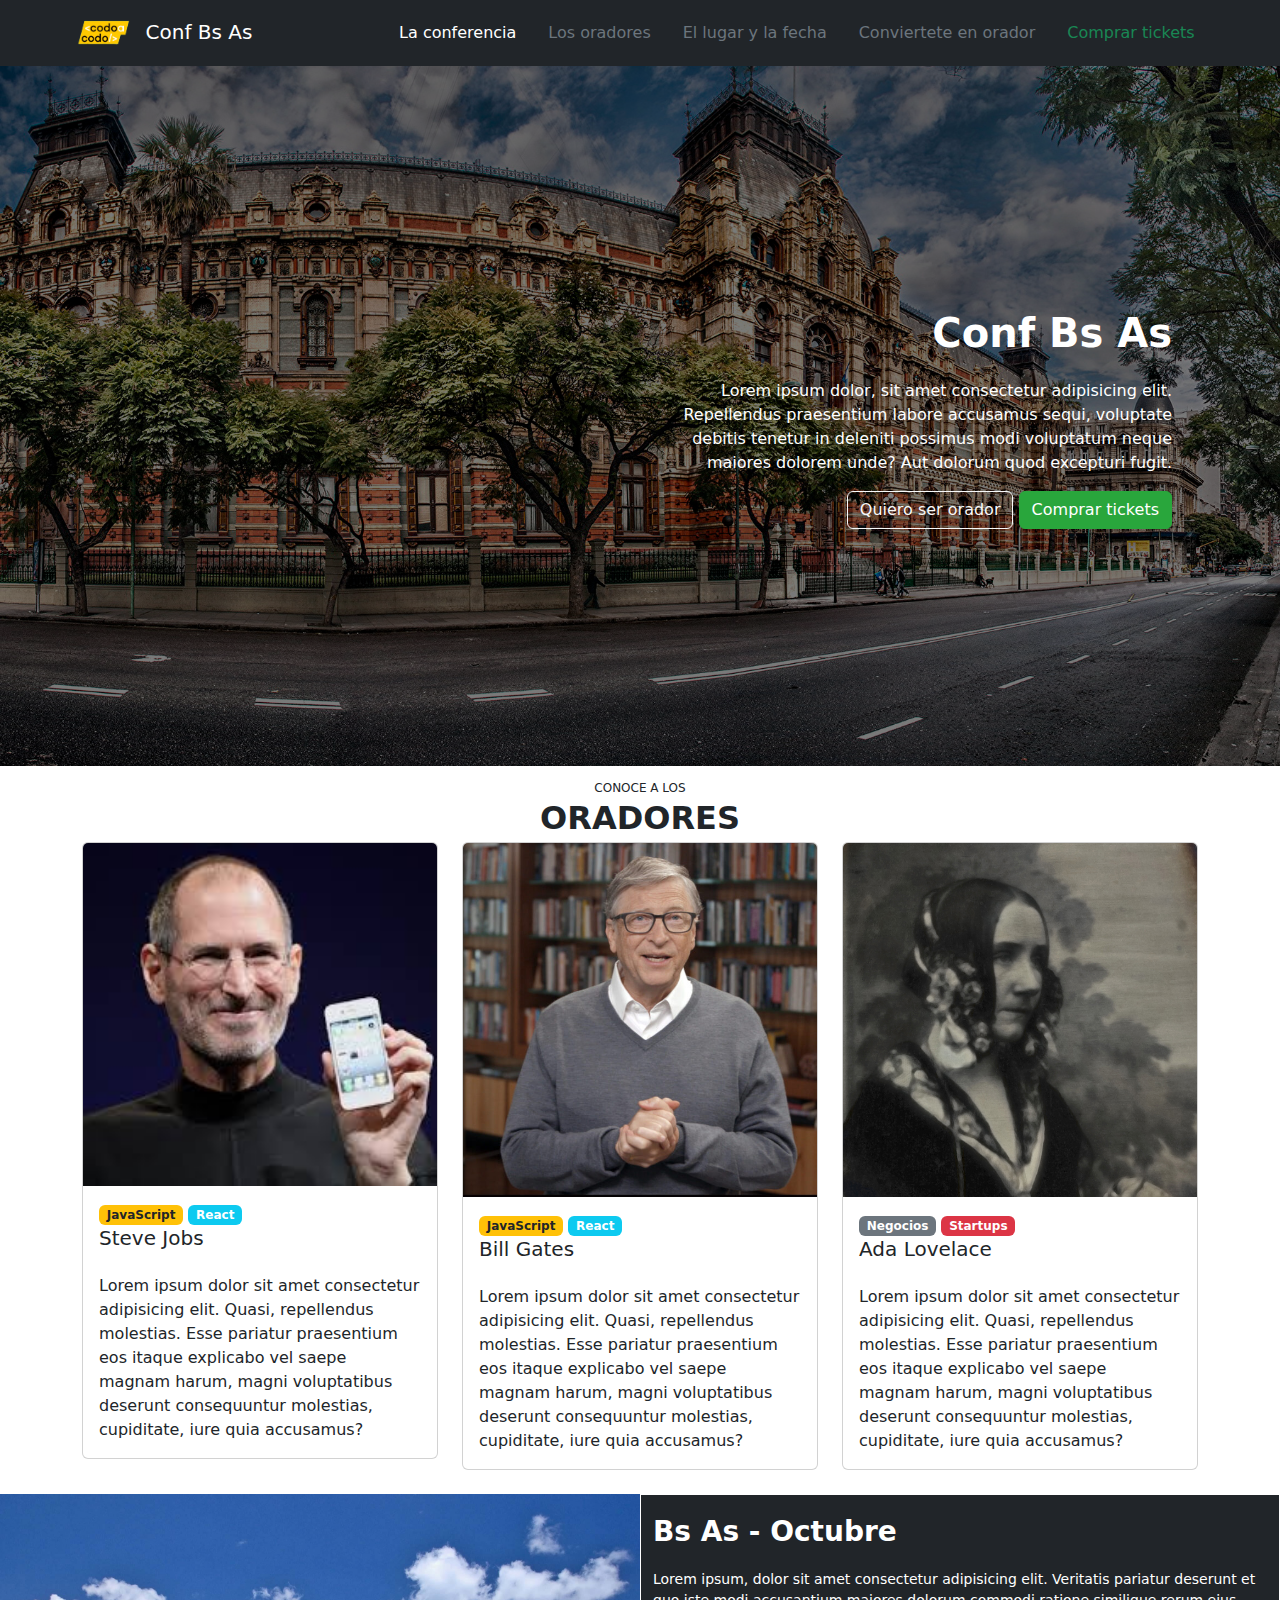
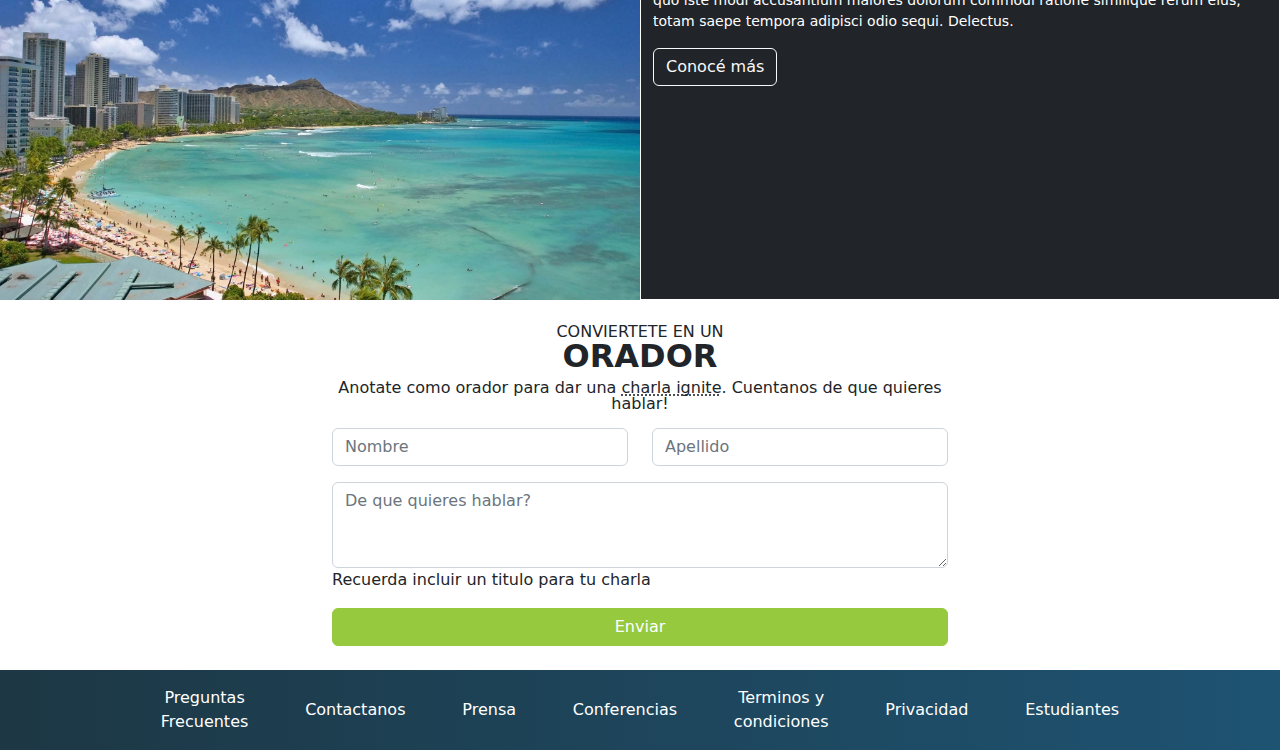
<file: index.html>
<!doctype html>
<html lang="en">

<head>
  <meta charset="utf-8">
  <meta name="viewport" content="width=device-width, initial-scale=1">
  <link href="css/bootstrap.min.css" rel="stylesheet">
  <link href="css/style.css" rel="stylesheet">
  <title>Bootstrap demo</title>

  <style type="text/css"> </style>

</head>

<body>

  <div class="bg-image text-end obj-fit-cover bg obj-fit-cover"
    style="background-image: url('img/ba1.jpg');min-height:700px;">
    <!--NOTA: el obj-fit-cover hace que ocupe el ancho de la pantalla, 
        sino la imagen toma el 100% de su tamaño y se sale para afuera-->
    <!--NOTA 2: poner si o si el alto de la imagen, si no le pongo el alto  
      solamente llega en alto hasta donde llegue el contenido
      -->


    <header>
      <!-- ============================================================================ -->
      <div class="container-fluid p-0">
            <!-- Nota: el p-0 es para sacar el padding y que no quede espacio al principio y final de la navbar -->

        <!-- ============================================================================ -->

        <!-- nav bar // Nota: no poner rows y cols, hacerlo como dice bootstrap-->
        <nav class="navbar navbar-dark bg-dark">
          <!-- Nota: el FLUID del container es para que ocupe el 100% de ancho de pantalla-->
          <div class="container-fluid d-flex justify-content-around">

            <a class="navbar-brand" href="#">
              <img src="img/codoacodo.png" width="" height="40" class="" alt="">
              Conf Bs As
            </a>

            <ul class="nav">
              <li class="nav-item">
                <a class="nav-link active text-white" href="#conf">La conferencia</a>
              </li>
              <li class="nav-item">
                <a class="nav-link text-secondary" href="#ora">Los oradores</a>
              </li>
              <li class="nav-item">
                <a class="nav-link text-secondary" href="#lyf">El lugar y la fecha</a>
              </li>
              <li class="nav-item">
                <a class="nav-link text-secondary" href="#ceo">Conviertete en orador</a>
              </li>
              <li class="nav-item">
                <a class="nav-link text-success" href="tickets.html">Comprar tickets</a>
              </li>
            </ul>

          </div>

        </nav>

        <!--NOTA: p-0 le saca el margen a la imagen-->

        <!-- ============================================================================ -->
        <div class="container-fluid" style="height:700px">
          <div class="row h-100 v-100 mx-5 text-white">
            <!--NOTA: h-100 y v-100 hace que la row tome el alto y ancho del container
                      m- es margin y p- es padding-->
            <div class="col"></div>
            <div class="col align-self-center p-5">
              <!--NOTA: FS- es font size y Fw- es font weight-->
              <p class="fs-1 fw-semibold" id="conf">Conf Bs As</p>
              <p class="fs-6">
                Lorem ipsum dolor, sit amet consectetur adipisicing elit. Repellendus praesentium
                labore accusamus sequi, voluptate debitis tenetur in deleniti possimus modi voluptatum
                neque maiores dolorem unde? Aut dolorum quod excepturi fugit.
              </p>
              <button type="button" class="btn btn-outline-light">Quiero ser orador</button>
              <button type="button" class="btn bg-verde-custom2 text-white">Comprar tickets</button>
            </div>
          </div>
        </div>
      </div>



  </div>

  </div>

  </header>

  <!-- ============================================================================ -->

  <div class="container mt-3">
    <!-- 3 fotos-->

    <div class="text-center" id="ora">
      <!--NOTA: FS- es font size y Fw- es font weight-->
      <p class="fs-8 fw-light lh-1 mb-2">CONOCE A LOS</p>
      <p class="fs-2 fw-semibold lh-1 mb-2">ORADORES</p>
    </div>

    <div class="row">

      <div class="col">
        <div class="card">
          <img class="card-img-top" src="img/steve.jpg" alt="Card image cap">
          <div class="card-body pt-3 pb-3">
            <span class="badge text-bg-warning text text-dark">JavaScript</span>
            <span class="badge text-bg-info text text-white">React</span>
            <h5 class="card-title pb-3">Steve Jobs</h5>
            <p class="card-text">Lorem ipsum dolor sit amet consectetur adipisicing elit. Quasi, repellendus molestias.
              Esse pariatur praesentium eos itaque explicabo vel saepe magnam harum, magni voluptatibus deserunt
              consequuntur molestias, cupiditate, iure quia accusamus?</p>
          </div>
        </div>
      </div>

      <div class="col">
        <div class="card">
          <img class="card-img-top" src="img/bill.jpg" alt="Card image cap">
          <div class="card-body pt-3 pb-3">
            <!--NOTA: badge son las etiquetas de colores, pueden ser cuadradas o pildoras-->
            <span class="badge text-bg-warning text-dark">JavaScript</span>
            <span class="badge text-bg-info text-white">React</span>
            <h5 class="card-title pb-3">Bill Gates</h5>
            <p class="card-text">Lorem ipsum dolor sit amet consectetur adipisicing elit. Quasi, repellendus molestias.
              Esse pariatur praesentium eos itaque explicabo vel saepe magnam harum, magni voluptatibus deserunt
              consequuntur molestias, cupiditate, iure quia accusamus?</p>
          </div>
        </div>
      </div>

      <div class="col">
        <div class="card">
          <img class="card-img-top" class="img-fluid" src="img/ada.jpeg" alt="Card image cap">
          <div class="card-body pt-3 pb-3">
            <span class="badge text-bg-secondary">Negocios</span>
            <span class="badge text-bg-danger">Startups</span>
            <h5 class="card-title pb-3">Ada Lovelace</h5>
            <p class="card-text">Lorem ipsum dolor sit amet consectetur adipisicing elit. Quasi, repellendus molestias.
              Esse pariatur praesentium eos itaque explicabo vel saepe magnam harum, magni voluptatibus deserunt
              consequuntur molestias, cupiditate, iure quia accusamus?</p>
          </div>
        </div>
      </div>
    </div>
  </div>

  <!-- ============================================================================ -->

  <div class="container-fluid mt-4">
    <!-- 2 fotos-->
    <div class="row" id="lyf">
      <div class="col-6 p-0 m-0 g-0">
        <img class="card-img-top img-fluid" src="img/honolulu.jpg" alt="">
      </div>
      <div class="col-6 bg-dark text-white pt-3 pb-3 border border-end border-white">
        <p class="fs-3 fw-semibold fw-normal">Bs As - Octubre </p>
        <p class="fs-7 fw-normal">Lorem ipsum, dolor sit amet consectetur adipisicing elit. Veritatis pariatur deserunt
          et quo iste modi
          accusantium maiores dolorum commodi ratione similique rerum eius, totam saepe tempora adipisci odio sequi.
          Delectus.</p>
        <button type="button" class="btn btn-outline-light">Conocé más</button>

      </div>
    </div>

  </div>

  <!-- ============================================================================ -->

  <div class="container col-6 mt-4 mb-4">
    <!--formulario -->
    <div class="text-center">
      <p class="fs-6 fw-light lh-1 m-0" id="ceo">CONVIERTETE EN UN</p>
      <!--NOTA: el lh es el interlineado-->
      <p class="fs-2 fw-semibold lh-1 mb-2">ORADOR</p>
      <p class="fs-6 fw-light lh-1 m-0">Anotate como orador para dar una <span><abbr title="attribute">charla
            ignite</abbr></span>. Cuentanos de que quieres hablar!
      </p>

    </div>

    <div class="row">
      <div class="col">
        <input class="form-control mt-3" type="text" placeholder="Nombre" aria-label="default input example">
      </div>
      <div class="col">
        <input class="form-control mt-3" type="text" placeholder="Apellido" aria-label="default input example">
      </div>
    </div>
    <div class="row">
      <div class="col">
        <textarea class="form-control mt-3" placeholder="De que quieres hablar?" id="exampleFormControlTextarea1"
          rows="3"></textarea>
        <p class="fs-6 fw-light">Recuerda incluir un titulo para tu charla</p>
      </div>
    </div>

    <div class="d-grid gap-2">
      <button class="btn btn-primary bg-verde-custom" type="button">Enviar</button>
    </div>


  </div>

  <!-- ============================================================================ -->

  <footer>

    <div class="foot container-fluid bg-degrade-custom">
      <!-- nav bar // Nota: no poner rows y cols, 
        hacer la nav bar como dice el manual de bootstrap-->
      <nav class="navbar navbar-dark">
        <!-- Nota: FLUID es para que ocupe el 100% de ancho de pantalla-->
        <div class="container-fluid mx-5">
          <ul class="nav text-center align-items-center justify-content-center d-flex justify-content-evenly px-5"
            style="width:100%;">
            <!-- NOTA: text-center alinea el texto al centro horizontal,
            en cambio align-items center lo alinea en vertical
            justify-content-center hace que todo el contenido de ul se centre horizontal uno al lado del otro
            d-flex justify-content-evenly hace que se separen en espacios iguales sin llegar al borde
            px es padding a derecha e izq
          -->
            <li class="nav-item">
              <a class="nav-link active text-white text-center" href="#">Preguntas
                <br>Frecuentes</a>
            </li>
            <li class="nav-item">
              <a class="nav-link text-white" href="#">Contactanos</a>
            </li>
            <li class="nav-item">
              <a class="nav-link text-white" href="#">Prensa</a>
            </li>
            <li class="nav-item">
              <a class="nav-link text-white" href="#">Conferencias</a>
            </li>
            <li class="nav-item">
              <a class="nav-link text-white" href="#">Terminos y <br>condiciones</a>
            </li>
            <li class="nav-item">
              <a class="nav-link text-white" href="#">Privacidad</a>
            </li>
            <li class="nav-item">
              <a class="nav-link text-white" href="#">Estudiantes</a>
            </li>
          </ul>

        </div>

      </nav>

    </div>


  </footer>
  <!-- ============================================================================ -->




<script src="https://cdn.jsdelivr.net/npm/@popperjs/core@2.11.6/dist/umd/popper.min.js"
  integrity="sha384-oBqDVmMz9ATKxIep9tiCxS/Z9fNfEXiDAYTujMAeBAsjFuCZSmKbSSUnQlmh/jp3" crossorigin="anonymous"></script>
<script src="https://cdn.jsdelivr.net/npm/bootstrap@5.2.1/dist/js/bootstrap.min.js"
  integrity="sha384-7VPbUDkoPSGFnVtYi0QogXtr74QeVeeIs99Qfg5YCF+TidwNdjvaKZX19NZ/e6oz" crossorigin="anonymous"></script>
  <script src="js/miscript.js"></script> 
</body>
</html>
</file>
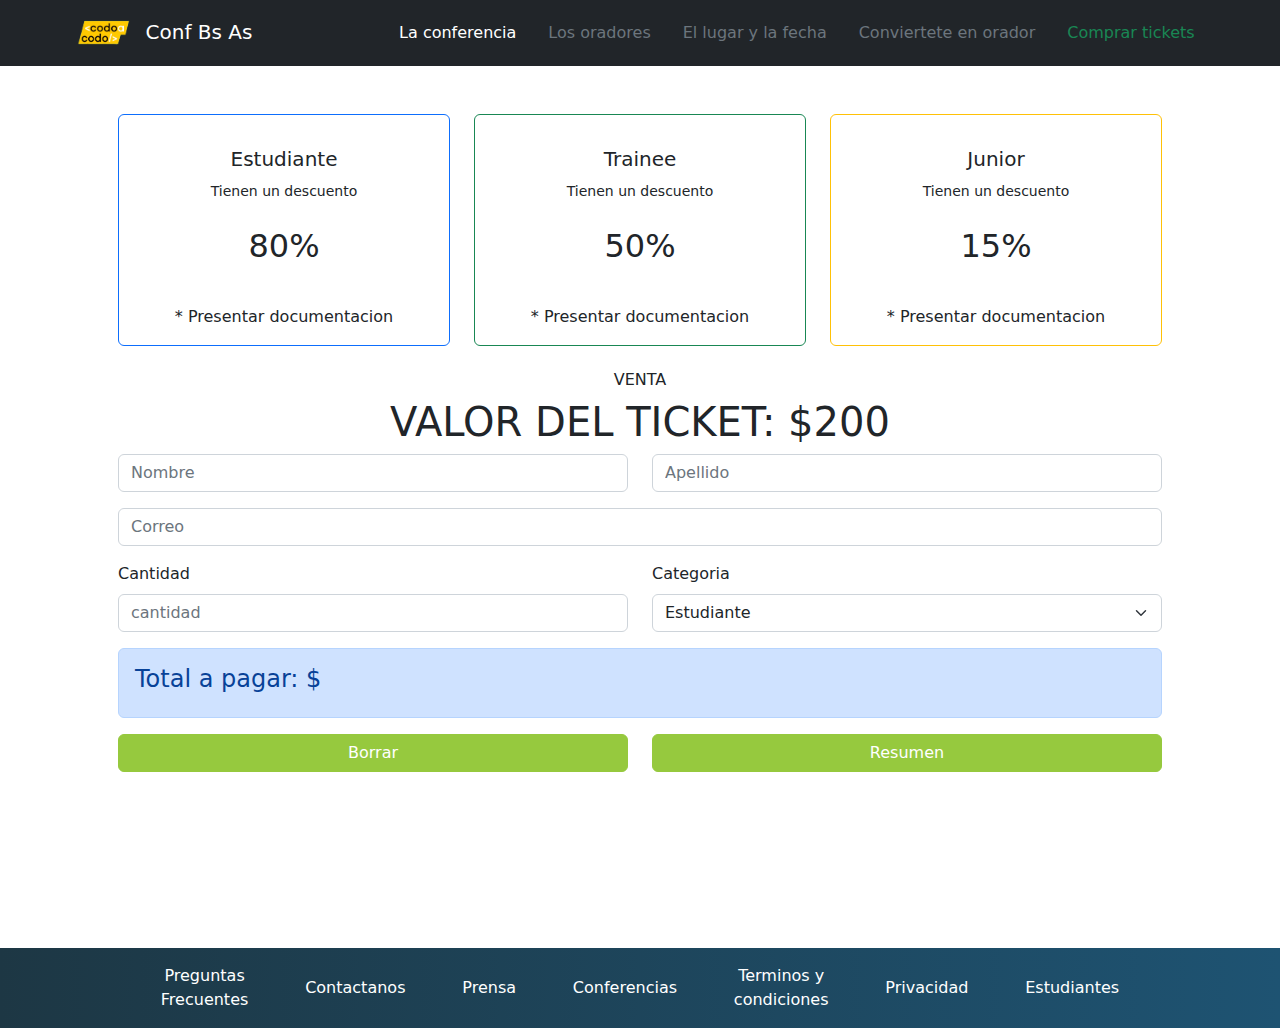
<file: tickets.html>
<!doctype html>
<html lang="en">

<head>
    <meta charset="utf-8">
    <meta name="viewport" content="width=device-width, initial-scale=1">
    <link href="css/bootstrap.min.css" rel="stylesheet">
    <link href="css/style.css" rel="stylesheet">
    <title>Bootstrap demo</title>

    <style type="text/css"> </style>
    
</head>

<body>

    <header>
        <!-- ============================================================================ -->
        <div class="container-fluid p-0">
            <!-- Nota: el p-0 es para sacar el padding y que no quede espacio al principio y final de la navbar -->

            <!-- ============================================================================ -->

            <!-- nav bar // Nota: no poner rows y cols, hacerlo como dice bootstrap-->
            <nav class="navbar navbar-dark bg-dark">
                <!-- Nota: el FLUID del container es para que ocupe el 100% de ancho de pantalla-->
                <div class="container-fluid d-flex justify-content-around">
                    <a class="navbar-brand" href="#">
                        <img src="img/codoacodo.png" width="" height="40" class="" alt="">
                        Conf Bs As
                    </a>

                    <ul class="nav">
                        <li class="nav-item">
                          <a class="nav-link active text-white" href="index.html#conf">La conferencia</a>
                        </li>
                        <li class="nav-item">
                          <a class="nav-link text-secondary" href="index.html#ora">Los oradores</a>
                        </li>
                        <li class="nav-item">
                          <a class="nav-link text-secondary" href="index.html#lyf">El lugar y la fecha</a>
                        </li>
                        <li class="nav-item">
                          <a class="nav-link text-secondary" href="index.html#ceo">Conviertete en orador</a>
                        </li>
                        <li class="nav-item">
                          <a class="nav-link text-success" href="tickets.html">Comprar tickets</a>
                        </li>
                      </ul>
                </div>
            </nav>
        </div>



        <!--NOTA: p-0 le saca el margen a la imagen-->

        <!-- ============================================================================ -->





    </header>

    <!-- ============================================================================ -->


    <div class="container-fluid">
        <div class="container p-5">
            <div class="row">
                <div class="col-lg-4 col-md-12 mb-4">
                    <div class="card h-100 border-primary">
                        <div class="card-body">
                            <div class="text-center p-3">
                                <h5 class="card-title">Estudiante</h5>
                                <small>Tienen un descuento</small>
                                <br><br>
                                <span class="h2">80%</span>
                                <br><br>
                            </div>
                            <p class="card-text text-center">* Presentar documentacion</p>
                        </div>

                    </div>
                </div>
                <div class="col-lg-4 col-md-12 mb-4">
                    <div class="card h-100 border-success">
                        <div class="card-body">
                            <div class="text-center p-3">
                                <h5 class="card-title">Trainee</h5>
                                <small>Tienen un descuento</small>
                                <br><br>
                                <span class="h2">50%</span>
                                <br><br>
                            </div>
                            <p class="card-text text-center">* Presentar documentacion</p>
                        </div>

                    </div>
                </div>
                <div class="col-lg-4 col-md-12 mb-4">
                    <div class="card h-100 border-warning">
                        <div class="card-body">
                            <div class="text-center p-3">
                                <h5 class="card-title">Junior</h5>
                                <small>Tienen un descuento</small>
                                <br><br>
                                <span class="h2">15%</span>
                                <br><br>
                            </div>
                            <p class="card-text text-center">* Presentar documentacion</p>
                        </div>

                    </div>
                </div>
            </div>


            <div class="row">
                <h6 class="text-center">VENTA</h6>
                <H1 class="text-center">VALOR DEL TICKET: $200</H1>
            </div>


            <div class="row">
                <form id="forms">

                    <div class="row">
                        <div class="col">
                            <div class="mb-3">
                                <input type="nombre"  class="form-control" id="nombre" placeholder="Nombre">
                            </div>
                        </div>

                        <div class="col">
                            <div class="mb-3">
                                <input type="apellido"  class="form-control" id="apellido" placeholder="Apellido">
                            </div>
                        </div>
                    </div>

                    <div class="row">
                        <div class="mb-3">
                            <input type="email"  class="form-control" id="email" placeholder="Correo">
                        </div>
                    </div>



                    <div class="row">

                        <div class="col">
                            <div class="mb-3">
                                <label for="exampleFormControlInput1" class="form-label">Cantidad</label>
                                <input type="cantidad" onchange="precioporcantidad()" class="form-control" id="cantidad" placeholder="cantidad">
                            </div>
                        </div>
                        <div class="col">
                            <div class="mb-3">


                                <label for="exampleFormControlInput1" class="form-label" >Categoria</label>
                                <select class="form-select" onchange="precioporcategoria()" aria-label="Default select example" id="menu" >
                                    <option value="1" id="estudiante" >Estudiante</option>
                                    <option value="2" id="trainee">Trainee</option>
                                    <option value="3" id="junior">Junior</option>
                                </select>
                            </div>
                        </div>
                    </div>


                    <div class="row">
                        <div class="col">
                            <div class="alert alert-primary" role="alert">
                                <h4 id="total">Total a pagar: $</h4>
                                <h4 id="elprecio"></h4>
                            </div>
                        </div>
                    </div>






                    <div class="row">
                        <div class="col-6">
                            <button type="reset" class="btn btn-primary btn-block bg-verde-custom mb-3"
                                style="width:100%;">Borrar</button>
                        </div>
                        <div class="col-6">
                            <button type="button" value="Input" class="btn btn-primary btn-block bg-verde-custom mb-3"
                                style="width:100%;" onclick="resumen()">Resumen</button>
                        </div>
                        <h3 id="resumennombre"></h3><h3 id="contnombre"></h3>
                        <h3 id="resumenapellido"></h3> <h3 id="contapellido"></h3>
                    </br>
                        <h3 id="resumencorreo"></h3><h3 id="contcorreo"></h3>
                        <h3 id="resumencantidad"></h3> <h3 id="contcantidad"></h3>
                        <h3 id="resumencategoria"></h3><h3 id="contcategoria"></h3>
                        <h3 id="resumentotal"></h3><h3 id="conttotal"></h3>
                    </div>
                </form>
            </div>
        </div>
    </div>

    <!-- ============================================================================ -->

    <footer>

        <div class="foot container-fluid bg-degrade-custom">
            <nav class="navbar navbar-dark">
                <div class="container-fluid mx-5">
                    <ul class="nav text-center align-items-center justify-content-center d-flex justify-content-evenly px-5"
                        style="width:100%;">

                        <li class="nav-item">
                            <a class="nav-link active text-white text-center" href="#">Preguntas
                                <br>Frecuentes</a>
                        </li>
                        <li class="nav-item">
                            <a class="nav-link text-white" href="#">Contactanos</a>
                        </li>
                        <li class="nav-item">
                            <a class="nav-link text-white" href="#">Prensa</a>
                        </li>
                        <li class="nav-item">
                            <a class="nav-link text-white" href="#">Conferencias</a>
                        </li>
                        <li class="nav-item">
                            <a class="nav-link text-white" href="#">Terminos y <br>condiciones</a>
                        </li>
                        <li class="nav-item">
                            <a class="nav-link text-white" href="#">Privacidad</a>
                        </li>
                        <li class="nav-item">
                            <a class="nav-link text-white" href="#">Estudiantes</a>
                        </li>
                    </ul>

                </div>

            </nav>

        </div>


    </footer>
    <!-- ============================================================================ -->




    <script src="https://cdn.jsdelivr.net/npm/@popperjs/core@2.11.6/dist/umd/popper.min.js"
        integrity="sha384-oBqDVmMz9ATKxIep9tiCxS/Z9fNfEXiDAYTujMAeBAsjFuCZSmKbSSUnQlmh/jp3"
        crossorigin="anonymous"></script>
    <script src="https://cdn.jsdelivr.net/npm/bootstrap@5.2.1/dist/js/bootstrap.min.js"
        integrity="sha384-7VPbUDkoPSGFnVtYi0QogXtr74QeVeeIs99Qfg5YCF+TidwNdjvaKZX19NZ/e6oz"
        crossorigin="anonymous"></script>
    <script src="js/miscript.js"></script>    
</body>

</html>
</file>
<file: css/style.css>
.bg-image {
    /*codigo para que el background quede mas oscuro*/
    background-color: rgba(0, 0, 0, 0.522);
    background-blend-mode: multiply;
    background-size: cover;
  }

  .bg-verde-custom {
    /*color del boton del formulario*/
    background-color: rgba(150, 201, 62, 255);
    border-color: rgba(150, 201, 62, 255);
  }

  .bg-verde-custom2 {
    /*color del boton de la img del header*/
    background-color: #29A63C;
    border-color: #29A63C;
  }

  .bg-azul-custom {
    /*color de la barra del footer*/
    background-color: #1E5170;
  }

  .fs-7 {
    /* tamaño de fuente personalizado porque bootstrap llega solo hasta 6 y necesito mas chico */
    font-size: 14px;
  }

  .fs-8 {
    /* tamaño de fuente personalizado porque bootstrap llega solo hasta 6 y necesito mas chico */
    font-size: 12px;
  }

  .bg-degrade-custom{
    background: linear-gradient(to right,#1D3744, #1E5372);
      }
</file>
